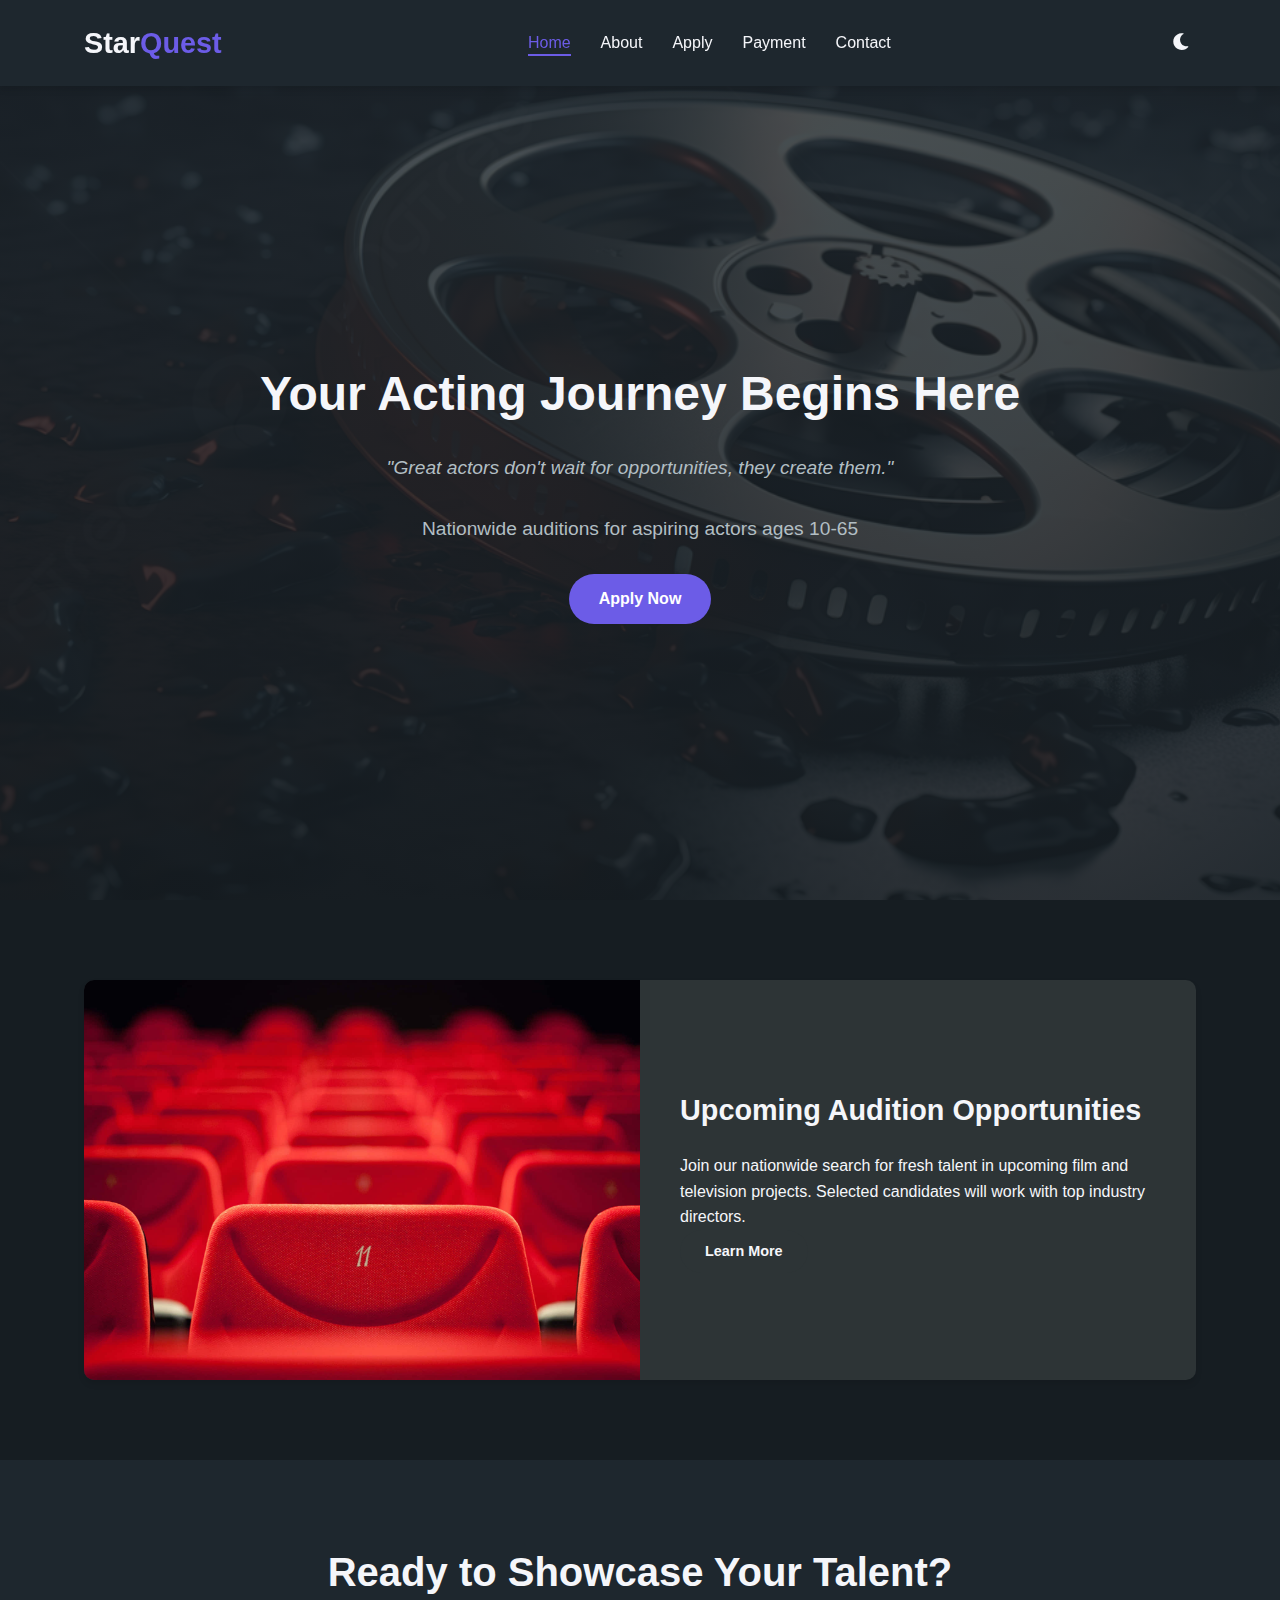
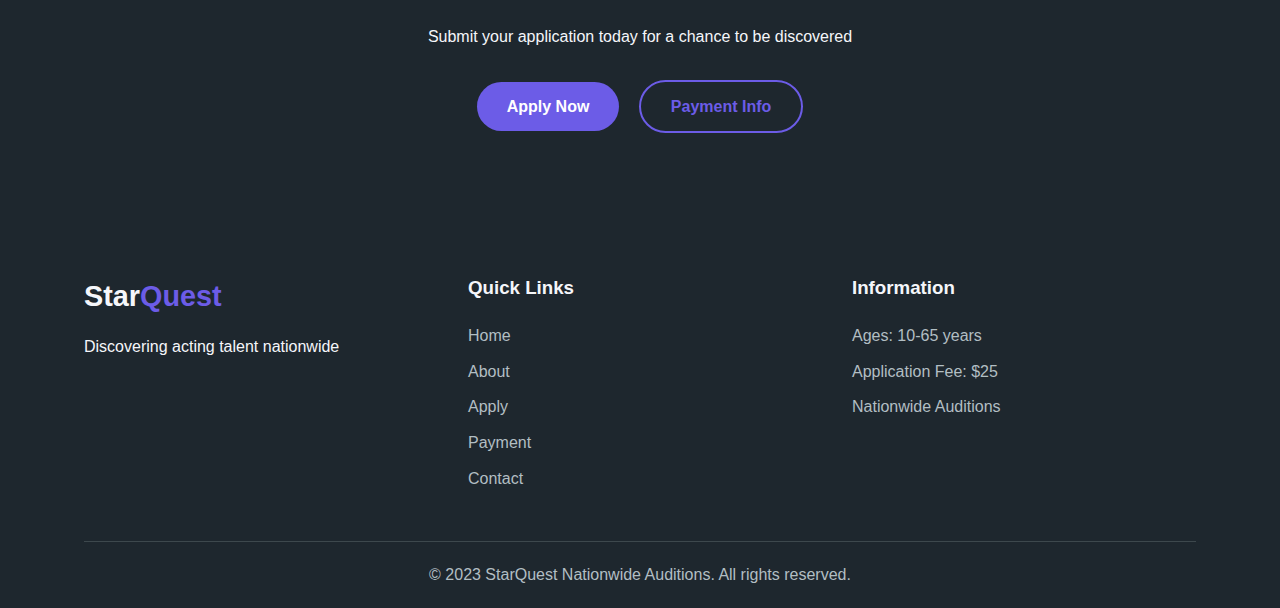
<file: index.html>
<!DOCTYPE html>
<html lang="en">
<head>
    <meta charset="UTF-8">
    <meta name="viewport" content="width=device-width, initial-scale=1.0">
    <title>StarQuest Auditions | Home</title>
    <link rel="stylesheet" href="styles.css">
    <link rel="stylesheet" href="https://cdnjs.cloudflare.com/ajax/libs/font-awesome/6.0.0-beta3/css/all.min.css">
</head>
<body>
    <header>
        <div class="container">
            <h1 class="logo">Star<span>Quest</span></h1>
            <nav>
                <ul>
                    <li><a href="index.html" class="active">Home</a></li>
                    <li><a href="about.html">About</a></li>
                    <li><a href="apply.html">Apply</a></li>
                    <li><a href="payment.html">Payment</a></li>
                    <li><a href="contact.html">Contact</a></li>
                </ul>
            </nav>
            <button id="theme-toggle" aria-label="Toggle dark mode">
                <i class="fas fa-moon"></i>
            </button>
        </div>
    </header>

    <main>
        <section class="hero">
            <div class="container">
                <div class="hero-content">
                    <h2>Your Acting Journey Begins Here</h2>
                    <p class="quote">"Great actors don't wait for opportunities, they create them."</p>
                    <p>Nationwide auditions for aspiring actors ages 10-65</p>
                    <a href="apply.html" class="btn">Apply Now</a>
                </div>
            </div>
        </section>

        <section class="highlight-section">
            <div class="container">
                <div class="highlight-card">
                    <img src="assets/audition-stage.jpg" alt="Audition Stage" class="highlight-image">
                    <div class="highlight-text">
                        <h3>Upcoming Audition Opportunities</h3>
                        <p>Join our nationwide search for fresh talent in upcoming film and television projects. Selected candidates will work with top industry directors.</p>
                        <a href="about.html" class="btn-secondary">Learn More</a>
                    </div>
                </div>
            </div>
        </section>

        <section class="cta-section">
            <div class="container">
                <h2>Ready to Showcase Your Talent?</h2>
                <p>Submit your application today for a chance to be discovered</p>
                <div class="cta-buttons">
                    <a href="apply.html" class="btn">Apply Now</a>
                    <a href="payment.html" class="btn-outline">Payment Info</a>
                </div>
            </div>
        </section>
    </main>

    <footer>
        <div class="container">
            <div class="footer-content">
                <div class="footer-brand">
                    <h2 class="logo">Star<span>Quest</span></h2>
                    <p>Discovering acting talent nationwide</p>
                </div>
                <div class="footer-links">
                    <h3>Quick Links</h3>
                    <ul>
                        <li><a href="index.html">Home</a></li>
                        <li><a href="about.html">About</a></li>
                        <li><a href="apply.html">Apply</a></li>
                        <li><a href="payment.html">Payment</a></li>
                        <li><a href="contact.html">Contact</a></li>
                    </ul>
                </div>
                <div class="footer-info">
                    <h3>Information</h3>
                    <p>Ages: 10-65 years</p>
                    <p>Application Fee: $25</p>
                    <p>Nationwide Auditions</p>
                </div>
            </div>
            <div class="footer-bottom">
                <p>&copy; 2023 StarQuest Nationwide Auditions. All rights reserved.</p>
            </div>
        </div>
    </footer>

    <script src="script.js"></script>
</body>
</html>
</file>
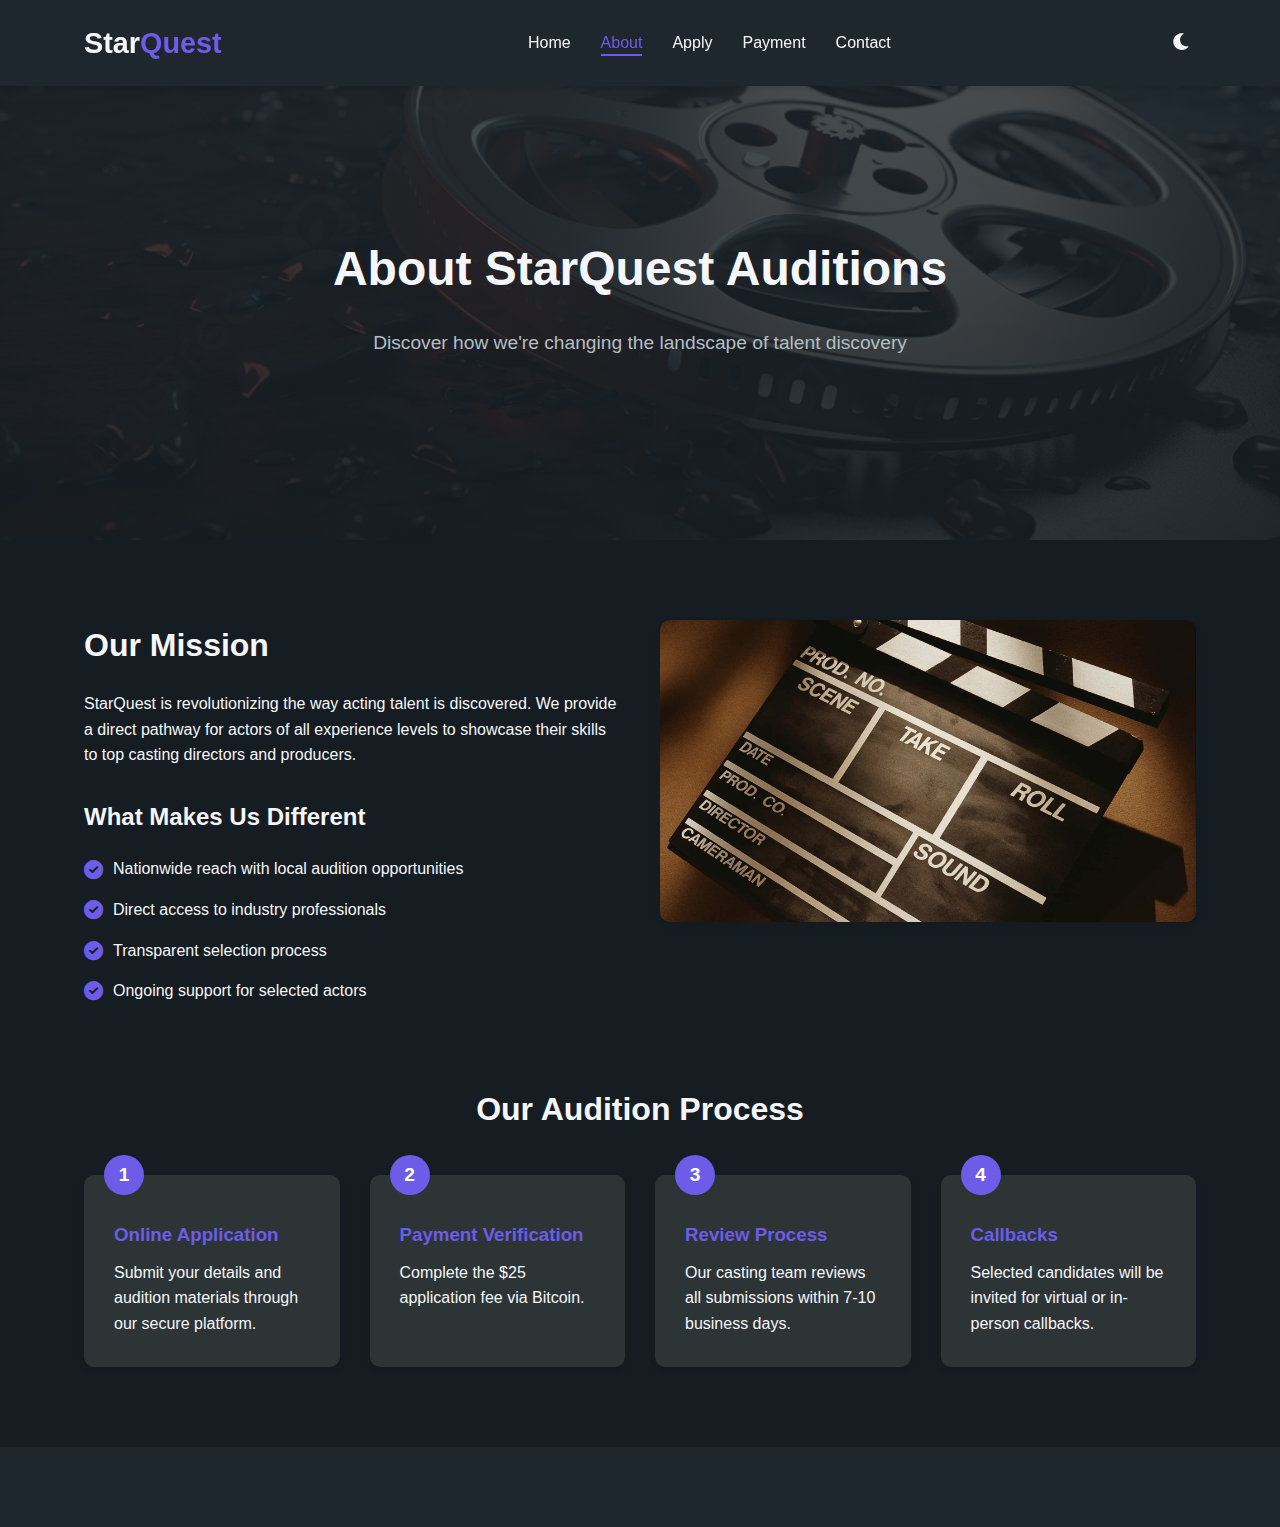
<file: about.html>
<!DOCTYPE html>
<html lang="en">
<head>
    <meta charset="UTF-8">
    <meta name="viewport" content="width=device-width, initial-scale=1.0">
    <title>StarQuest Auditions | About</title>
    <link rel="stylesheet" href="styles.css">
    <link rel="stylesheet" href="https://cdnjs.cloudflare.com/ajax/libs/font-awesome/6.0.0-beta3/css/all.min.css">
</head>
<body>
    <header>
        <div class="container">
            <h1 class="logo">Star<span>Quest</span></h1>
            <nav>
                <ul>
                    <li><a href="index.html">Home</a></li>
                    <li><a href="about.html" class="active">About</a></li>
                    <li><a href="apply.html">Apply</a></li>
                    <li><a href="payment.html">Payment</a></li>
                    <li><a href="contact.html">Contact</a></li>
                </ul>
            </nav>
            <button id="theme-toggle" aria-label="Toggle dark mode">
                <i class="fas fa-moon"></i>
            </button>
        </div>
    </header>

    <main>
        <section class="page-hero">
            <div class="container">
                <h1>About StarQuest Auditions</h1>
                <p>Discover how we're changing the landscape of talent discovery</p>
            </div>
        </section>

        <section class="about-section">
            <div class="container">
                <div class="about-content">
                    <div class="about-text">
                        <h2>Our Mission</h2>
                        <p>StarQuest is revolutionizing the way acting talent is discovered. We provide a direct pathway for actors of all experience levels to showcase their skills to top casting directors and producers.</p>
                        
                        <h3>What Makes Us Different</h3>
                        <ul class="features-list">
                            <li><i class="fas fa-check-circle"></i> Nationwide reach with local audition opportunities</li>
                            <li><i class="fas fa-check-circle"></i> Direct access to industry professionals</li>
                            <li><i class="fas fa-check-circle"></i> Transparent selection process</li>
                            <li><i class="fas fa-check-circle"></i> Ongoing support for selected actors</li>
                        </ul>
                    </div>
                    <div class="about-image">
                        <img src="assets/about-image.jpg" alt="About StarQuest">
                    </div>
                </div>

                <div class="process-section">
                    <h2>Our Audition Process</h2>
                    <div class="process-steps">
                        <div class="step">
                            <div class="step-number">1</div>
                            <h3>Online Application</h3>
                            <p>Submit your details and audition materials through our secure platform.</p>
                        </div>
                        <div class="step">
                            <div class="step-number">2</div>
                            <h3>Payment Verification</h3>
                            <p>Complete the $25 application fee via Bitcoin.</p>
                        </div>
                        <div class="step">
                            <div class="step-number">3</div>
                            <h3>Review Process</h3>
                            <p>Our casting team reviews all submissions within 7-10 business days.</p>
                        </div>
                        <div class="step">
                            <div class="step-number">4</div>
                            <h3>Callbacks</h3>
                            <p>Selected candidates will be invited for virtual or in-person callbacks.</p>
                        </div>
                    </div>
                </div>
            </div>
        </section>
    </main>

    <footer>
        <!-- Same footer as index.html -->
    </footer>

    <script src="script.js"></script>
</body>
</html>
</file>
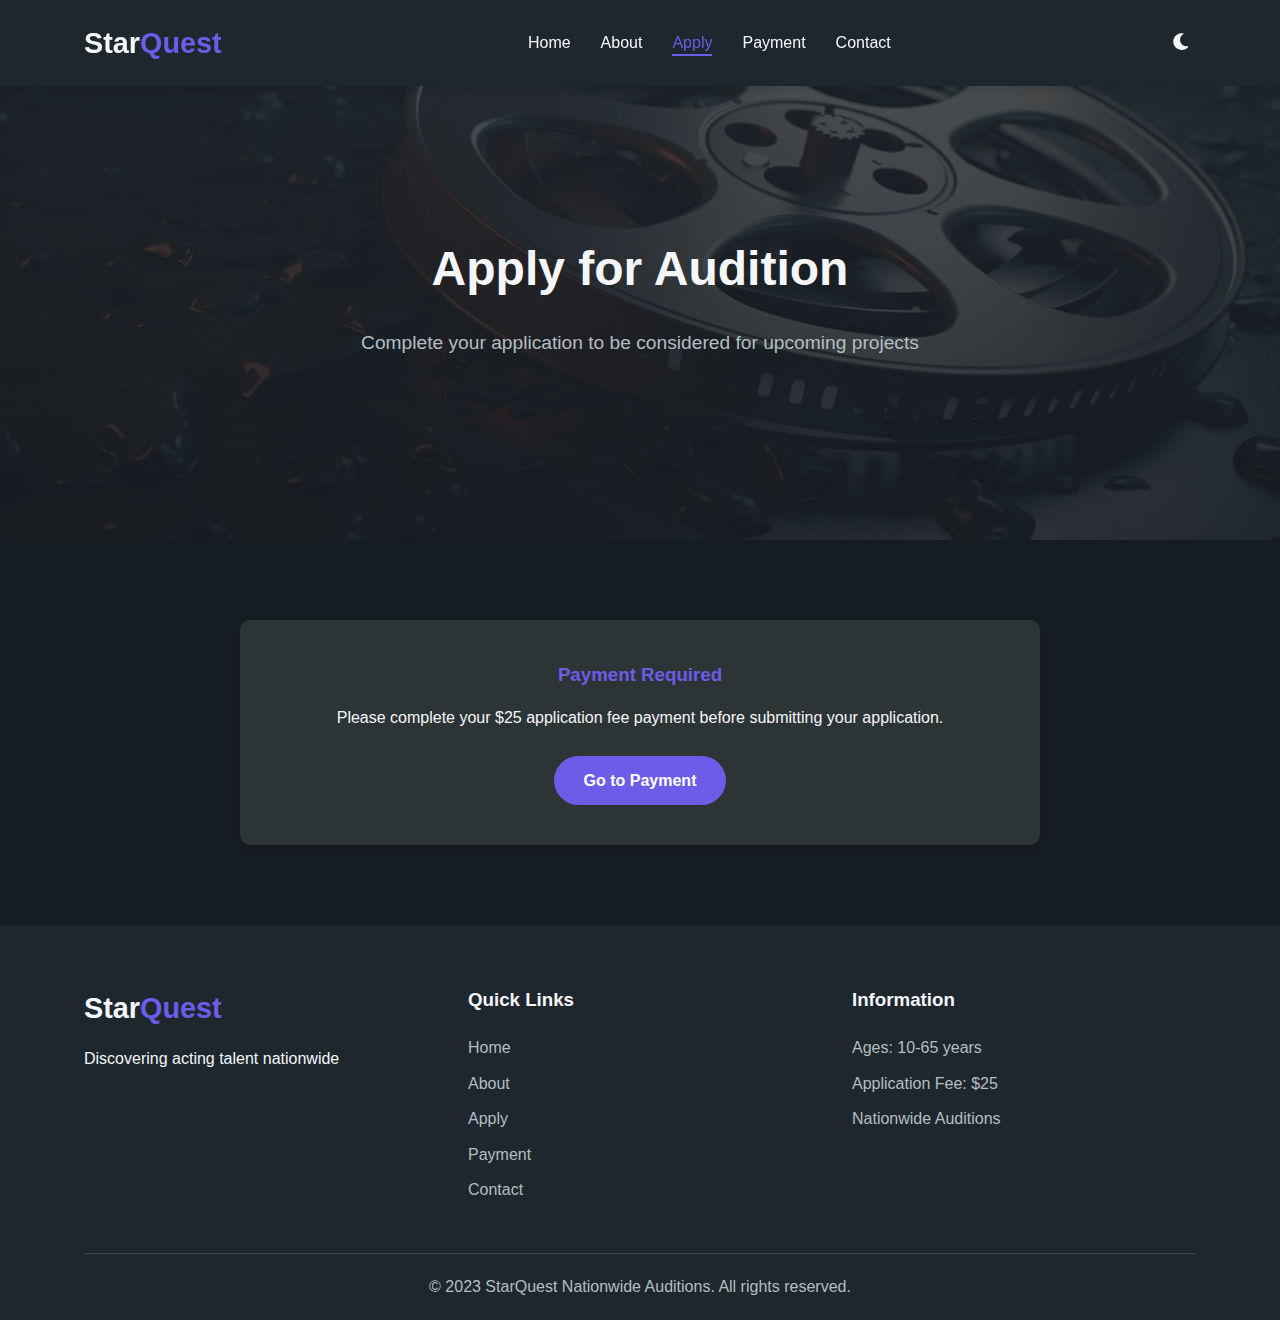
<file: apply.html>
<!DOCTYPE html>
<html lang="en">
<head>
    <meta charset="UTF-8">
    <meta name="viewport" content="width=device-width, initial-scale=1.0">
    <title>StarQuest Auditions | Apply</title>
    <link rel="stylesheet" href="styles.css">
    <link rel="stylesheet" href="https://cdnjs.cloudflare.com/ajax/libs/font-awesome/6.0.0-beta3/css/all.min.css">
</head>
<body>
    <header>
        <div class="container">
            <h1 class="logo">Star<span>Quest</span></h1>
            <nav>
                <ul>
                    <li><a href="index.html">Home</a></li>
                    <li><a href="about.html">About</a></li>
                    <li><a href="apply.html" class="active">Apply</a></li>
                    <li><a href="payment.html">Payment</a></li>
                    <li><a href="contact.html">Contact</a></li>
                </ul>
            </nav>
            <button id="theme-toggle" aria-label="Toggle dark mode">
                <i class="fas fa-moon"></i>
            </button>
        </div>
    </header>

    <main>
        <section class="page-hero">
            <div class="container">
                <h1>Apply for Audition</h1>
                <p>Complete your application to be considered for upcoming projects</p>
            </div>
        </section>

        <section class="apply-section">
            <div class="container">
                <form id="registration-form" action="https://formsubmit.co/starsquests@gmail.com" method="POST" enctype="multipart/form-data" style="display: none;">
                    <input type="hidden" name="_captcha" value="false">
                    <input type="hidden" name="_subject" value="New StarQuest Audition Application">
                    <input type="hidden" name="_template" value="table">
                    <input type="hidden" id="payment-verified" name="payment-verified" value="false">
                    
                    <div class="form-group">
                        <label for="full-name">Full Name*</label>
                        <input type="text" id="full-name" name="full-name" required>
                    </div>
                    
                    <div class="form-row">
                        <div class="form-group">
                            <label for="email">Email*</label>
                            <input type="email" id="email" name="email" required>
                        </div>
                        <div class="form-group">
                            <label for="phone">Phone Number*</label>
                            <input type="tel" id="phone" name="phone" required>
                        </div>
                    </div>
                    
                    <div class="form-row">
                        <div class="form-group">
                            <label for="age">Age*</label>
                            <input type="number" id="age" name="age" min="10" max="65" required>
                        </div>
                        <div class="form-group">
                            <label for="location">Location (City/State)*</label>
                            <input type="text" id="location" name="location" required>
                        </div>
                    </div>
                    
                    <div class="form-group">
                        <label for="experience">Acting Experience*</label>
                        <select id="experience" name="experience" required>
                            <option value="">Select your experience level</option>
                            <option value="beginner">Beginner (0-1 years)</option>
                            <option value="intermediate">Intermediate (1-3 years)</option>
                            <option value="experienced">Experienced (3+ years)</option>
                            <option value="professional">Professional</option>
                        </select>
                    </div>
                    
                    <div class="form-group">
                        <label for="special-skills">Special Skills (optional)</label>
                        <textarea id="special-skills" name="special-skills" rows="3" placeholder="Languages, accents, sports, musical instruments, etc."></textarea>
                    </div>
                    
                    <div class="form-group">
                        <label for="headshot">Upload Headshot* (JPEG or PNG, max 5MB)</label>
                        <input type="file" id="headshot" name="headshot" accept=".jpg,.jpeg,.png" required>
                    </div>
                    
                    <div class="form-group">
                        <label for="video">Upload 2-Minute Audition Video* (MP4 or MOV, max 50MB)</label>
                        <input type="file" id="video" name="video" accept=".mp4,.mov" required>
                        <p class="form-note">Please prepare a 2-minute monologue that showcases your acting range</p>
                    </div>
                    
                    <div class="form-group checkbox-group">
                        <input type="checkbox" id="terms" name="terms" required>
                        <label for="terms">I agree to the terms and conditions and understand there's a non-refundable $25 application fee*</label>
                    </div>
                    
                    <button type="submit" class="btn">Submit Application</button>
                </form>

                <div id="payment-required-message" class="payment-message">
                    <h3>Payment Required</h3>
                    <p>Please complete your $25 application fee payment before submitting your application.</p>
                    <a href="payment.html" class="btn">Go to Payment</a>
                </div>
            </div>
        </section>
    </main>

    <footer>
        <div class="container">
            <div class="footer-content">
                <div class="footer-brand">
                    <h2 class="logo">Star<span>Quest</span></h2>
                    <p>Discovering acting talent nationwide</p>
                </div>
                <div class="footer-links">
                    <h3>Quick Links</h3>
                    <ul>
                        <li><a href="index.html">Home</a></li>
                        <li><a href="about.html">About</a></li>
                        <li><a href="apply.html">Apply</a></li>
                        <li><a href="payment.html">Payment</a></li>
                        <li><a href="contact.html">Contact</a></li>
                    </ul>
                </div>
                <div class="footer-info">
                    <h3>Information</h3>
                    <p>Ages: 10-65 years</p>
                    <p>Application Fee: $25</p>
                    <p>Nationwide Auditions</p>
                </div>
            </div>
            <div class="footer-bottom">
                <p>&copy; 2023 StarQuest Nationwide Auditions. All rights reserved.</p>
            </div>
        </div>
    </footer>

    <script src="script.js"></script>
</body>
</html>
</file>
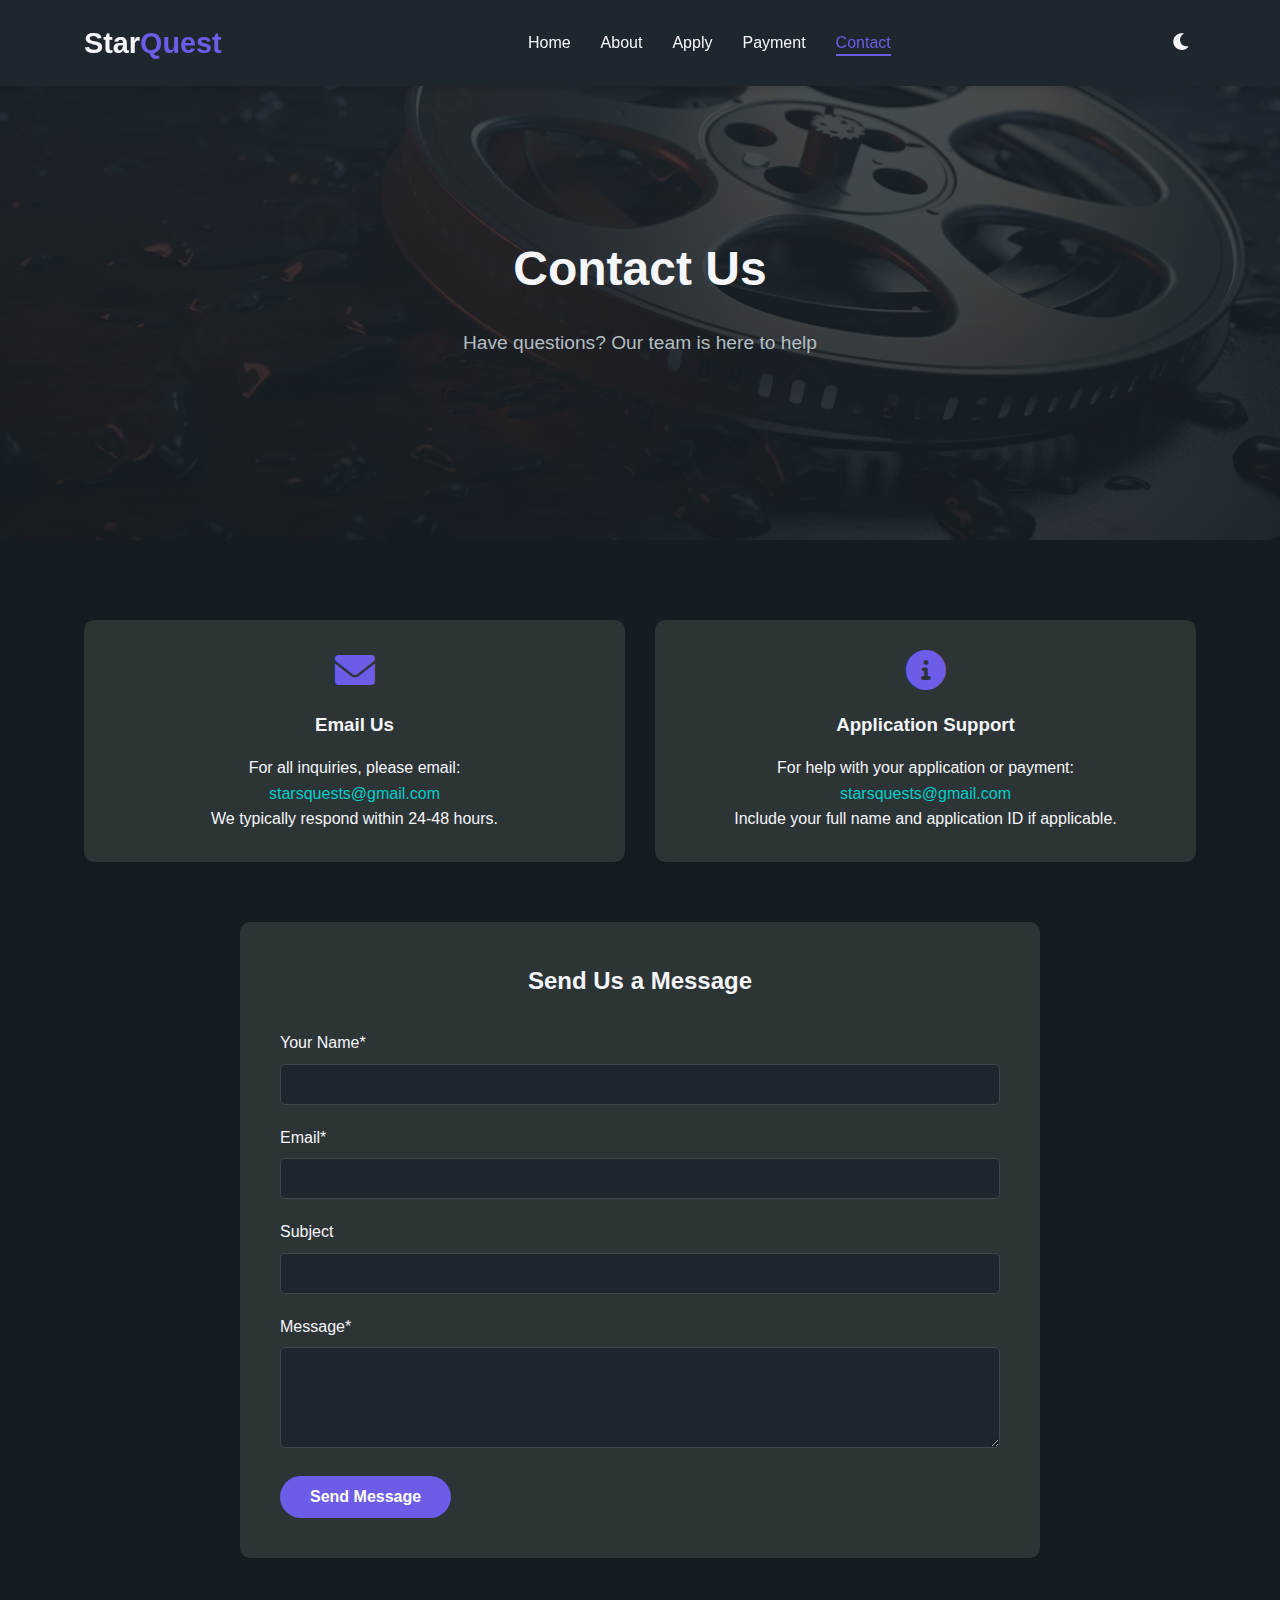
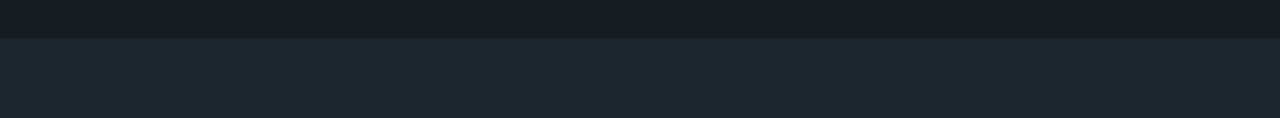
<file: contact.html>
<!DOCTYPE html>
<html lang="en">
<head>
    <meta charset="UTF-8">
    <meta name="viewport" content="width=device-width, initial-scale=1.0">
    <title>StarQuest Auditions | Contact</title>
    <link rel="stylesheet" href="styles.css">
    <link rel="stylesheet" href="https://cdnjs.cloudflare.com/ajax/libs/font-awesome/6.0.0-beta3/css/all.min.css">
</head>
<body>
    <header>
        <div class="container">
            <h1 class="logo">Star<span>Quest</span></h1>
            <nav>
                <ul>
                    <li><a href="index.html">Home</a></li>
                    <li><a href="about.html">About</a></li>
                    <li><a href="apply.html">Apply</a></li>
                    <li><a href="payment.html">Payment</a></li>
                    <li><a href="contact.html" class="active">Contact</a></li>
                </ul>
            </nav>
            <button id="theme-toggle" aria-label="Toggle dark mode">
                <i class="fas fa-moon"></i>
            </button>
        </div>
    </header>

    <main>
        <section class="page-hero">
            <div class="container">
                <h1>Contact Us</h1>
                <p>Have questions? Our team is here to help</p>
            </div>
        </section>

        <section class="contact-section">
            <div class="container">
                <div class="contact-methods">
                    <div class="contact-method">
                        <i class="fas fa-envelope"></i>
                        <h3>Email Us</h3>
                        <p>For all inquiries, please email:</p>
                        <div class="email-address">
                            <a href="mailto:starsquests@gmail.com">starsquests@gmail.com</a>
                        </div>
                        <p>We typically respond within 24-48 hours.</p>
                    </div>
                    
                    <div class="contact-method">
                        <i class="fas fa-info-circle"></i>
                        <h3>Application Support</h3>
                        <p>For help with your application or payment:</p>
                        <div class="email-address">
                            <a href="mailto:starsquests@gmail.com">starsquests@gmail.com</a>
                        </div>
                        <p>Include your full name and application ID if applicable.</p>
                    </div>
                </div>
                
                <div class="contact-form-container">
                    <h2>Send Us a Message</h2>
                    <form id="contact-form" action="https://formsubmit.co/starsquests@gmail.com" method="POST">
                        <input type="hidden" name="_subject" value="New Contact Form Submission">
                        <input type="hidden" name="_template" value="table">
                        
                        <div class="form-group">
                            <label for="contact-name">Your Name*</label>
                            <input type="text" id="contact-name" name="name" required>
                        </div>
                        
                        <div class="form-group">
                            <label for="contact-email">Email*</label>
                            <input type="email" id="contact-email" name="email" required>
                        </div>
                        
                        <div class="form-group">
                            <label for="contact-subject">Subject</label>
                            <input type="text" id="contact-subject" name="_subject">
                        </div>
                        
                        <div class="form-group">
                            <label for="contact-message">Message*</label>
                            <textarea id="contact-message" name="message" rows="5" required></textarea>
                        </div>
                        
                        <button type="submit" class="btn">Send Message</button>
                    </form>
                </div>
            </div>
        </section>
    </main>

    <footer>
        <!-- Same footer as index.html -->
    </footer>

    <script src="script.js"></script>
</body>
</html>
</file>
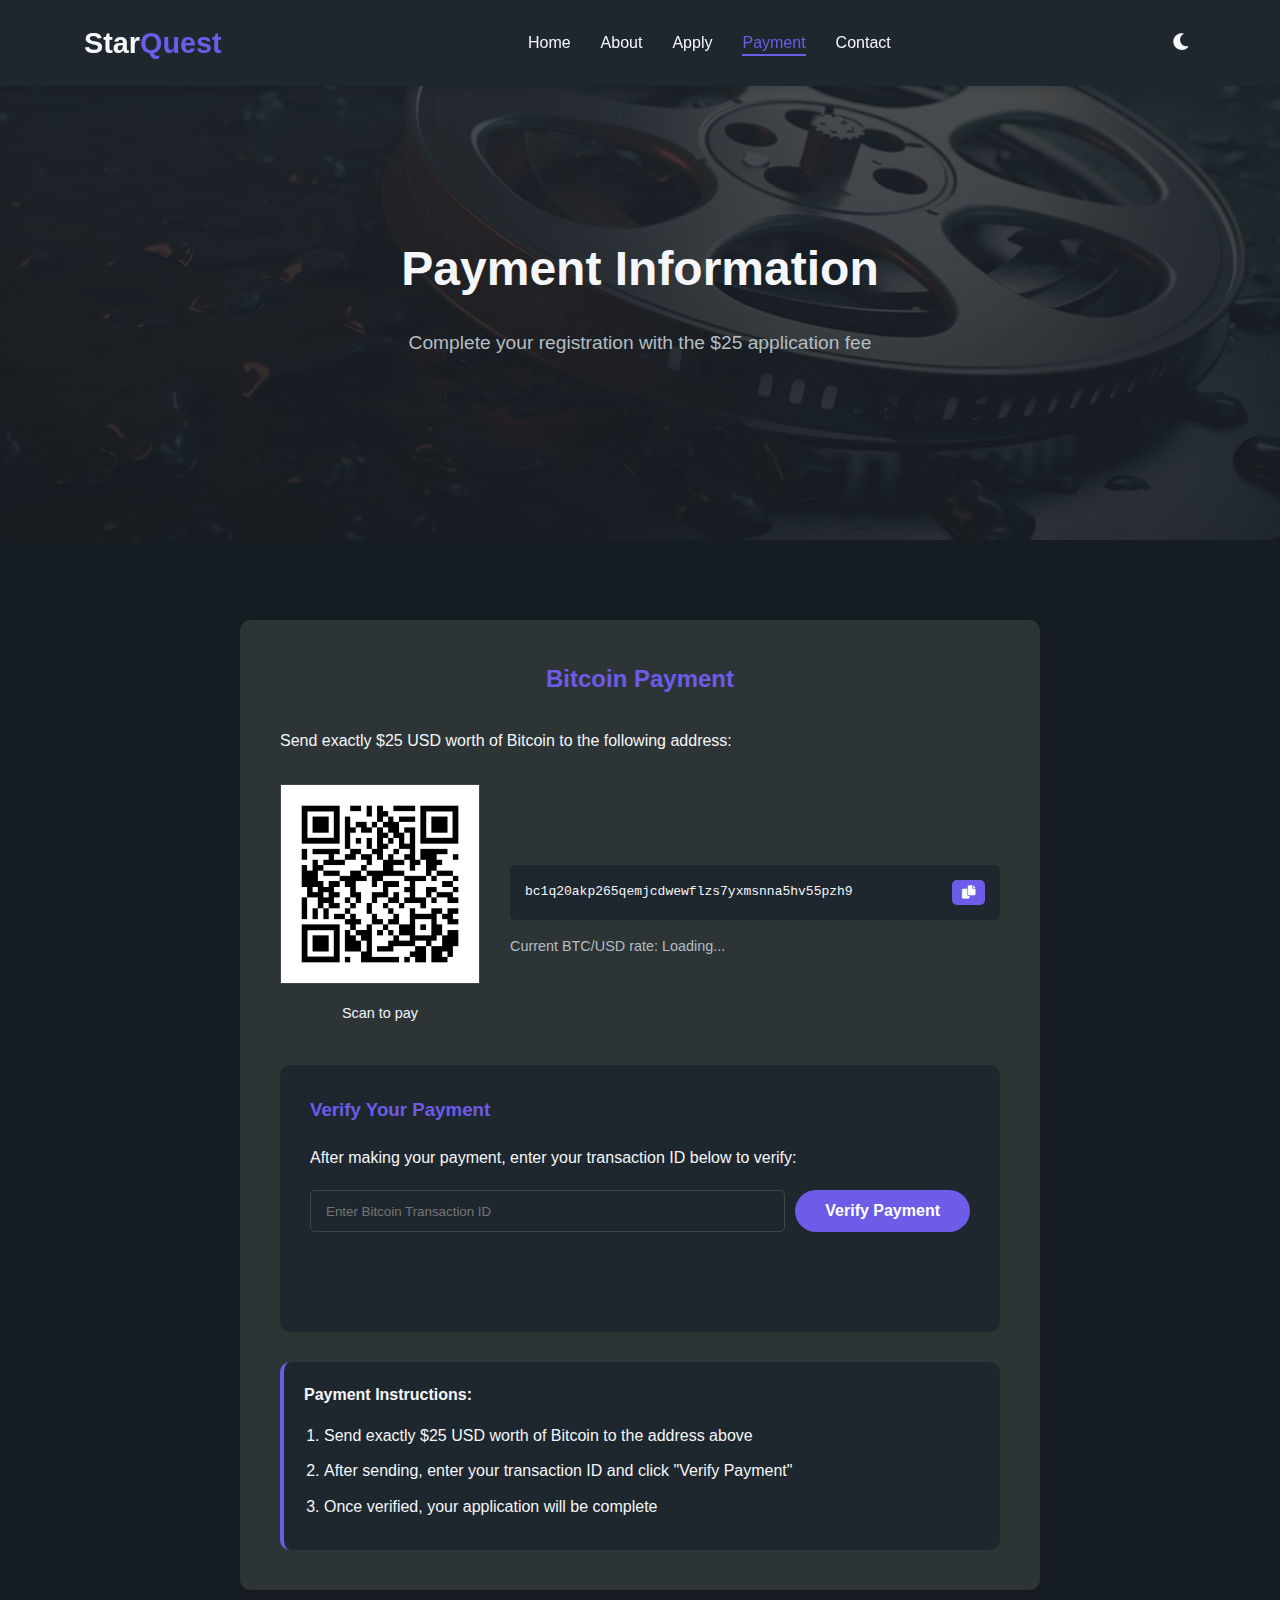
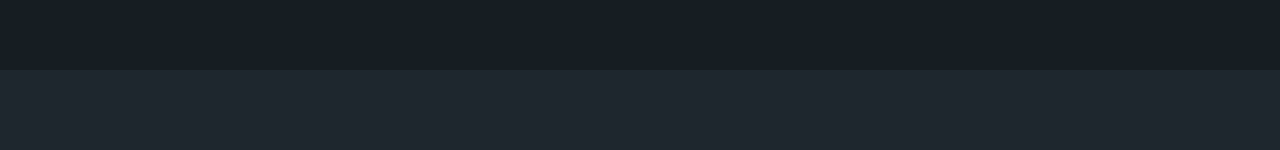
<file: payment.html>
<!DOCTYPE html>
<html lang="en">
<head>
    <meta charset="UTF-8">
    <meta name="viewport" content="width=device-width, initial-scale=1.0">
    <title>StarQuest Auditions | Payment</title>
    <link rel="stylesheet" href="styles.css">
    <link rel="stylesheet" href="https://cdnjs.cloudflare.com/ajax/libs/font-awesome/6.0.0-beta3/css/all.min.css">
</head>
<body>
    <header>
        <div class="container">
            <h1 class="logo">Star<span>Quest</span></h1>
            <nav>
                <ul>
                    <li><a href="index.html">Home</a></li>
                    <li><a href="about.html">About</a></li>
                    <li><a href="apply.html">Apply</a></li>
                    <li><a href="payment.html" class="active">Payment</a></li>
                    <li><a href="contact.html">Contact</a></li>
                </ul>
            </nav>
            <button id="theme-toggle" aria-label="Toggle dark mode">
                <i class="fas fa-moon"></i>
            </button>
        </div>
    </header>

    <main>
        <section class="page-hero">
            <div class="container">
                <h1>Payment Information</h1>
                <p>Complete your registration with the $25 application fee</p>
            </div>
        </section>

        <section class="payment-section">
            <div class="container">
                <div class="payment-method">
                    <h2>Bitcoin Payment</h2>
                    <div class="payment-details">
                        <p>Send exactly $25 USD worth of Bitcoin to the following address:</p>
                        
                        <div class="bitcoin-info">
                            <div class="qr-code">
                                <img src="assets/bitcoin-qr.png" alt="Bitcoin QR Code">
                                <p>Scan to pay</p>
                            </div>
                            <div class="address-info">
                                <div class="crypto-address">
                                    <code id="btc-address">bc1q20akp265qemjcdwewflzs7yxmsnna5hv55pzh9</code>
                                    <button class="copy-btn" data-target="btc-address">
                                        <i class="fas fa-copy"></i>
                                    </button>
                                </div>
                                <p class="bitcoin-note">Current BTC/USD rate: <span id="btc-rate">Loading...</span></p>
                            </div>
                        </div>
                        
                        <div class="payment-verification">
                            <h3>Verify Your Payment</h3>
                            <p>After making your payment, enter your transaction ID below to verify:</p>
                            
                            <div class="verification-input">
                                <input type="text" id="tx-id" placeholder="Enter Bitcoin Transaction ID" required>
                                <button id="verify-payment" class="btn">Verify Payment</button>
                            </div>
                            
                            <div id="payment-status" class="status-message"></div>
                        </div>
                        
                        <div class="payment-instructions">
                            <h4>Payment Instructions:</h4>
                            <ol>
                                <li>Send exactly $25 USD worth of Bitcoin to the address above</li>
                                <li>After sending, enter your transaction ID and click "Verify Payment"</li>
                                <li>Once verified, your application will be complete</li>
                            </ol>
                        </div>
                    </div>
                </div>
            </div>
        </section>
    </main>

    <footer>
        <!-- Same footer as index.html -->
    </footer>

    <script src="script.js"></script>
</body>
</html>
</file>
<file: styles.css>
:root {
    --primary-color: #6c5ce7;
    --primary-dark: #5649c0;
    --secondary-color: #00cec9;
    --text-color: #f5f6fa;
    --text-muted: #b2bec3;
    --bg-dark: #1e272e;
    --bg-darker: #161d22;
    --bg-light: #2d3436;
    --border-color: #3d484d;
    --success-color: #00b894;
    --error-color: #d63031;
    --warning-color: #fdcb6e;
    --font-main: 'Segoe UI', Tahoma, Geneva, Verdana, sans-serif;
    --box-shadow: 0 4px 6px rgba(0, 0, 0, 0.1);
    --transition: all 0.3s ease;
}

* {
    margin: 0;
    padding: 0;
    box-sizing: border-box;
}

body {
    font-family: var(--font-main);
    color: var(--text-color);
    background-color: var(--bg-darker);
    line-height: 1.6;
    transition: var(--transition);
}

.container {
    width: 90%;
    max-width: 1200px;
    margin: 0 auto;
    padding: 0 20px;
}

/* Header Styles */
header {
    background-color: var(--bg-dark);
    padding: 20px 0;
    position: fixed;
    width: 100%;
    top: 0;
    z-index: 1000;
    box-shadow: var(--box-shadow);
    transition: var(--transition);
}

header .container {
    display: flex;
    justify-content: space-between;
    align-items: center;
}

.logo {
    font-size: 1.8rem;
    font-weight: 700;
    color: var(--text-color);
}

.logo span {
    color: var(--primary-color);
}

nav ul {
    display: flex;
    list-style: none;
}

nav ul li {
    margin-left: 30px;
}

nav ul li a {
    color: var(--text-color);
    text-decoration: none;
    font-weight: 500;
    transition: var(--transition);
    position: relative;
}

nav ul li a:hover {
    color: var(--primary-color);
}

nav ul li a.active {
    color: var(--primary-color);
}

nav ul li a.active::after {
    content: '';
    position: absolute;
    bottom: -5px;
    left: 0;
    width: 100%;
    height: 2px;
    background-color: var(--primary-color);
}

#theme-toggle {
    background: none;
    border: none;
    color: var(--text-color);
    font-size: 1.2rem;
    cursor: pointer;
    transition: var(--transition);
    padding: 5px;
}

#theme-toggle:hover {
    color: var(--primary-color);
    transform: rotate(20deg);
}

/* Hero Sections */
.hero {
    height: 100vh;
    background: linear-gradient(rgba(30, 39, 46, 0.8), rgba(22, 29, 34, 0.9)), url('assets/hero-image.jpg') no-repeat center center/cover;
    display: flex;
    align-items: center;
    text-align: center;
    padding-top: 80px;
}

.page-hero {
    height: 60vh;
    background: linear-gradient(rgba(30, 39, 46, 0.8), rgba(22, 29, 34, 0.9)), url('assets/page-hero.jpg') no-repeat center center/cover;
    display: flex;
    align-items: center;
    text-align: center;
    padding-top: 80px;
}

.hero-content, .page-hero .container {
    max-width: 800px;
    margin: 0 auto;
}

.hero h2, .page-hero h1 {
    font-size: 3rem;
    margin-bottom: 20px;
    color: var(--text-color);
}

.hero p, .page-hero p {
    font-size: 1.2rem;
    margin-bottom: 30px;
    color: var(--text-muted);
}

.quote {
    font-style: italic;
    color: var(--secondary-color);
    margin: 20px 0;
}

/* Buttons */
.btn {
    display: inline-block;
    background-color: var(--primary-color);
    color: white;
    padding: 12px 30px;
    border: none;
    border-radius: 30px;
    font-size: 1rem;
    font-weight: 600;
    cursor: pointer;
    transition: var(--transition);
    text-decoration: none;
}

.btn:hover {
    background-color: var(--primary-dark);
    transform: translateY(-3px);
    box-shadow: 0 10px 20px rgba(0, 0, 0, 0.2);
}

.btn-outline {
    display: inline-block;
    background-color: transparent;
    color: var(--primary-color);
    padding: 12px 30px;
    border: 2px solid var(--primary-color);
    border-radius: 30px;
    font-size: 1rem;
    font-weight: 600;
    cursor: pointer;
    transition: var(--transition);
    text-decoration: none;
    margin-left: 15px;
}

.btn-outline:hover {
    background-color: var(--primary-color);
    color: white;
    transform: translateY(-3px);
}

.btn-secondary {
    display: inline-block;
    background-color: var(--bg-light);
    color: var(--text-color);
    padding: 10px 25px;
    border: none;
    border-radius: 30px;
    font-size: 0.9rem;
    font-weight: 600;
    cursor: pointer;
    transition: var(--transition);
    text-decoration: none;
}

.btn-secondary:hover {
    background-color: var(--primary-color);
    transform: translateY(-3px);
}

/* Highlight Section */
.highlight-section {
    padding: 80px 0;
}

.highlight-card {
    display: flex;
    align-items: center;
    background-color: var(--bg-light);
    border-radius: 10px;
    overflow: hidden;
    box-shadow: var(--box-shadow);
}

.highlight-image {
    width: 50%;
    height: 400px;
    object-fit: cover;
}

.highlight-text {
    width: 50%;
    padding: 40px;
}

.highlight-text h3 {
    font-size: 1.8rem;
    margin-bottom: 20px;
}

/* CTA Section */
.cta-section {
    padding: 80px 0;
    text-align: center;
    background-color: var(--bg-dark);
}

.cta-section h2 {
    font-size: 2.5rem;
    margin-bottom: 20px;
}

.cta-buttons {
    margin-top: 30px;
}

/* About Page Styles */
.about-section {
    padding: 80px 0;
}

.about-content {
    display: flex;
    gap: 40px;
    margin-bottom: 60px;
}

.about-text {
    flex: 1;
}

.about-text h2 {
    font-size: 2rem;
    margin-bottom: 20px;
}

.about-text h3 {
    font-size: 1.5rem;
    margin: 30px 0 15px;
}

.about-image {
    flex: 1;
}

.about-image img {
    width: 100%;
    border-radius: 10px;
    box-shadow: var(--box-shadow);
}

.features-list {
    list-style: none;
    margin: 20px 0;
}

.features-list li {
    margin-bottom: 15px;
    display: flex;
    align-items: center;
}

.features-list i {
    color: var(--primary-color);
    margin-right: 10px;
    font-size: 1.2rem;
}

.process-section {
    margin-top: 60px;
}

.process-section h2 {
    text-align: center;
    font-size: 2rem;
    margin-bottom: 40px;
}

.process-steps {
    display: flex;
    flex-wrap: wrap;
    gap: 30px;
}

.step {
    flex: 1;
    min-width: 250px;
    background-color: var(--bg-light);
    padding: 30px;
    border-radius: 10px;
    box-shadow: var(--box-shadow);
    position: relative;
    transition: var(--transition);
}

.step:hover {
    transform: translateY(-10px);
}

.step-number {
    position: absolute;
    top: -20px;
    left: 20px;
    background-color: var(--primary-color);
    color: white;
    width: 40px;
    height: 40px;
    border-radius: 50%;
    display: flex;
    align-items: center;
    justify-content: center;
    font-weight: bold;
    font-size: 1.2rem;
}

.step h3 {
    margin: 15px 0 10px;
    color: var(--primary-color);
}

/* Apply Page Styles */
.apply-section {
    padding: 80px 0;
}

#registration-form {
    max-width: 800px;
    margin: 0 auto;
    background-color: var(--bg-light);
    padding: 40px;
    border-radius: 10px;
    box-shadow: var(--box-shadow);
}

.form-group {
    margin-bottom: 20px;
}

.form-row {
    display: flex;
    gap: 20px;
}

.form-row .form-group {
    flex: 1;
}

label {
    display: block;
    margin-bottom: 8px;
    font-weight: 500;
    color: var(--text-color);
}

input, select, textarea {
    width: 100%;
    padding: 12px 15px;
    border: 1px solid var(--border-color);
    border-radius: 5px;
    background-color: var(--bg-dark);
    color: var(--text-color);
    font-family: var(--font-main);
    transition: var(--transition);
}

input:focus, select:focus, textarea:focus {
    outline: none;
    border-color: var(--primary-color);
    box-shadow: 0 0 0 2px rgba(108, 92, 231, 0.2);
}

textarea {
    resize: vertical;
    min-height: 100px;
}

input[type="file"] {
    padding: 10px;
}

.form-note {
    font-size: 0.9rem;
    color: var(--text-muted);
    margin-top: 5px;
}

.checkbox-group {
    display: flex;
    align-items: center;
}

.checkbox-group input {
    width: auto;
    margin-right: 10px;
}

.checkbox-group label {
    margin-bottom: 0;
}

/* Payment Page Styles */
.payment-section {
    padding: 80px 0;
}

.payment-method {
    max-width: 800px;
    margin: 0 auto;
    background-color: var(--bg-light);
    padding: 40px;
    border-radius: 10px;
    box-shadow: var(--box-shadow);
}

.payment-method h2 {
    text-align: center;
    margin-bottom: 30px;
    color: var(--primary-color);
}

.payment-details {
    margin-top: 20px;
}

.bitcoin-info {
    display: flex;
    align-items: center;
    gap: 30px;
    margin: 30px 0;
}

.qr-code {
    text-align: center;
}

.qr-code img {
    width: 200px;
    height: 200px;
    border: 1px solid var(--border-color);
    padding: 10px;
    background: white;
}

.qr-code p {
    margin-top: 10px;
    font-size: 0.9rem;
}

.address-info {
    flex: 1;
}

.crypto-address {
    display: flex;
    align-items: center;
    background-color: var(--bg-dark);
    padding: 15px;
    border-radius: 5px;
    margin: 15px 0;
}

.crypto-address code {
    flex: 1;
    word-break: break-all;
    font-family: monospace;
}

.copy-btn {
    background-color: var(--primary-color);
    color: white;
    border: none;
    border-radius: 5px;
    padding: 5px 10px;
    margin-left: 10px;
    cursor: pointer;
    transition: var(--transition);
}

.copy-btn:hover {
    background-color: var(--primary-dark);
}

.bitcoin-note {
    font-size: 0.9rem;
    color: var(--text-muted);
}

.payment-verification {
    margin-top: 40px;
    padding: 30px;
    background-color: var(--bg-dark);
    border-radius: 10px;
}

.payment-verification h3 {
    margin-bottom: 20px;
    color: var(--primary-color);
}

.verification-input {
    display: flex;
    gap: 10px;
    margin: 20px 0;
}

.verification-input input {
    flex: 1;
}

.payment-instructions {
    margin-top: 30px;
    padding: 20px;
    background-color: var(--bg-dark);
    border-radius: 10px;
    border-left: 4px solid var(--primary-color);
}

.payment-instructions h4 {
    margin-bottom: 15px;
}

.payment-instructions ol {
    padding-left: 20px;
}

.payment-instructions li {
    margin-bottom: 10px;
}

.status-message {
    padding: 15px;
    border-radius: 5px;
    text-align: center;
    margin: 20px 0;
}

.status-message.processing {
    background-color: rgba(253, 203, 110, 0.2);
    color: var(--warning-color);
}

.status-message.success {
    background-color: rgba(0, 184, 148, 0.2);
    color: var(--success-color);
}

.status-message.error {
    background-color: rgba(214, 48, 49, 0.2);
    color: var(--error-color);
}

/* Contact Page Styles */
.contact-section {
    padding: 80px 0;
}

.contact-methods {
    display: flex;
    gap: 30px;
    margin-bottom: 60px;
    flex-wrap: wrap;
}

.contact-method {
    flex: 1;
    min-width: 300px;
    background-color: var(--bg-light);
    padding: 30px;
    border-radius: 10px;
    box-shadow: var(--box-shadow);
    text-align: center;
}

.contact-method i {
    font-size: 2.5rem;
    color: var(--primary-color);
    margin-bottom: 20px;
}

.contact-method h3 {
    margin-bottom: 15px;
}

.email-address a {
    color: var(--secondary-color);
    text-decoration: none;
    font-weight: 500;
    transition: var(--transition);
}

.email-address a:hover {
    text-decoration: underline;
}

.contact-form-container {
    max-width: 800px;
    margin: 0 auto;
    background-color: var(--bg-light);
    padding: 40px;
    border-radius: 10px;
    box-shadow: var(--box-shadow);
}

.contact-form-container h2 {
    text-align: center;
    margin-bottom: 30px;
}

/* Footer Styles */
footer {
    background-color: var(--bg-dark);
    padding: 60px 0 20px;
}

.footer-content {
    display: flex;
    flex-wrap: wrap;
    gap: 40px;
    margin-bottom: 40px;
}

.footer-brand {
    flex: 1;
    min-width: 250px;
}

.footer-brand .logo {
    font-size: 1.8rem;
    margin-bottom: 15px;
}

.footer-links {
    flex: 1;
    min-width: 200px;
}

.footer-links h3 {
    margin-bottom: 20px;
    color: var(--text-color);
}

.footer-links ul {
    list-style: none;
}

.footer-links li {
    margin-bottom: 10px;
}

.footer-links a {
    color: var(--text-muted);
    text-decoration: none;
    transition: var(--transition);
}

.footer-links a:hover {
    color: var(--primary-color);
}

.footer-info {
    flex: 1;
    min-width: 200px;
}

.footer-info h3 {
    margin-bottom: 20px;
    color: var(--text-color);
}

.footer-info p {
    margin-bottom: 10px;
    color: var(--text-muted);
}

.footer-bottom {
    text-align: center;
    padding-top: 20px;
    border-top: 1px solid var(--border-color);
    color: var(--text-muted);
}

/* Light Mode Styles */
body.light-mode {
    --text-color: #2d3436;
    --text-muted: #636e72;
    --bg-dark: #f5f6fa;
    --bg-darker: #dfe6e9;
    --bg-light: #ffffff;
    --border-color: #dfe6e9;
}

body.light-mode .dark-bg {
    background-color: var(--bg-darker);
}

body.light-mode .quote-box,
body.light-mode .payment-method,
body.light-mode .contact-method,
body.light-mode .payment-note,
body.light-mode .contact-note,
body.light-mode #registration-form,
body.light-mode .payment-verification,
body.light-mode .highlight-card,
body.light-mode .step,
body.light-mode .contact-form-container,
body.light-mode .payment-instructions {
    background-color: var(--bg-light);
    box-shadow: 0 2px 10px rgba(0, 0, 0, 0.05);
}

body.light-mode input,
body.light-mode select,
body.light-mode textarea {
    background-color: var(--bg-dark);
}

body.light-mode .crypto-address,
body.light-mode .venmo-info {
    background-color: var(--bg-dark);
}

body.light-mode .status-message.processing {
    background-color: rgba(253, 203, 110, 0.3);
}

body.light-mode .status-message.success {
    background-color: rgba(0, 184, 148, 0.3);
}

body.light-mode .status-message.error {
    background-color: rgba(214, 48, 49, 0.3);
}

/* Responsive Styles */
@media (max-width: 768px) {
    header .container {
        flex-direction: column;
        text-align: center;
    }

    nav ul {
        margin-top: 20px;
        justify-content: center;
    }

    nav ul li {
        margin: 0 10px;
    }

    .hero h2, .page-hero h1 {
        font-size: 2.2rem;
    }

    .highlight-card {
        flex-direction: column;
    }

    .highlight-image, .highlight-text {
        width: 100%;
    }

    .highlight-image {
        height: 300px;
    }

    .about-content {
        flex-direction: column;
    }

    .form-row, .verification-input {
        flex-direction: column;
        gap: 0;
    }

    .bitcoin-info {
        flex-direction: column;
    }

    .cta-buttons {
        display: flex;
        flex-direction: column;
        gap: 15px;
    }

    .btn-outline {
        margin-left: 0;
        margin-top: 15px;
    }
}

@media (max-width: 480px) {
    .hero h2, .page-hero h1 {
        font-size: 1.8rem;
    }

    .section h2 {
        font-size: 2rem;
    }

    #registration-form, .contact-form-container {
        padding: 20px;
    }

    .step {
        min-width: 100%;
    }
}

/* Add this at the end of the existing styles.css, before media queries */

/* Payment Message Styles */
.payment-message {
    max-width: 800px;
    margin: 0 auto;
    background-color: var(--bg-light);
    padding: 40px;
    border-radius: 10px;
    box-shadow: var(--box-shadow);
    text-align: center;
}

.payment-message h3 {
    color: var(--primary-color);
    margin-bottom: 15px;
}

.payment-message p {
    margin-bottom: 25px;
}
</file>
